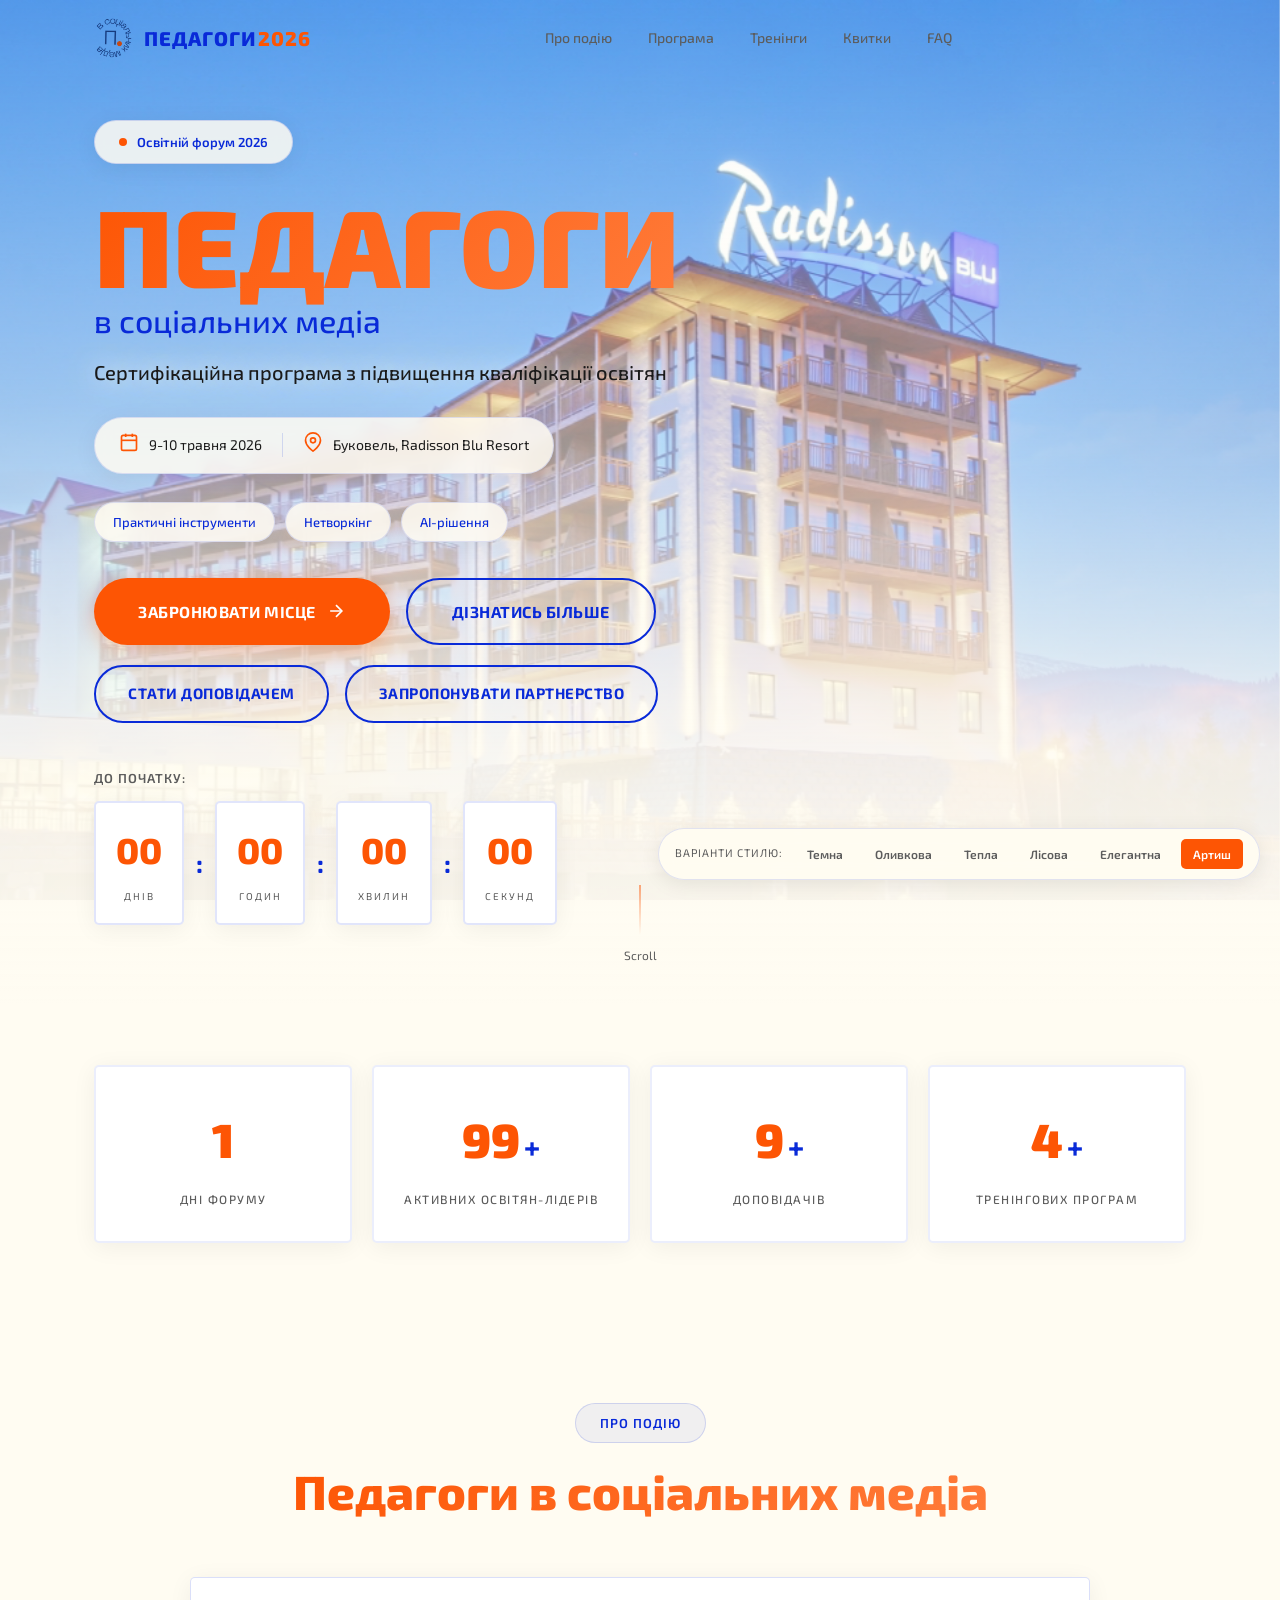
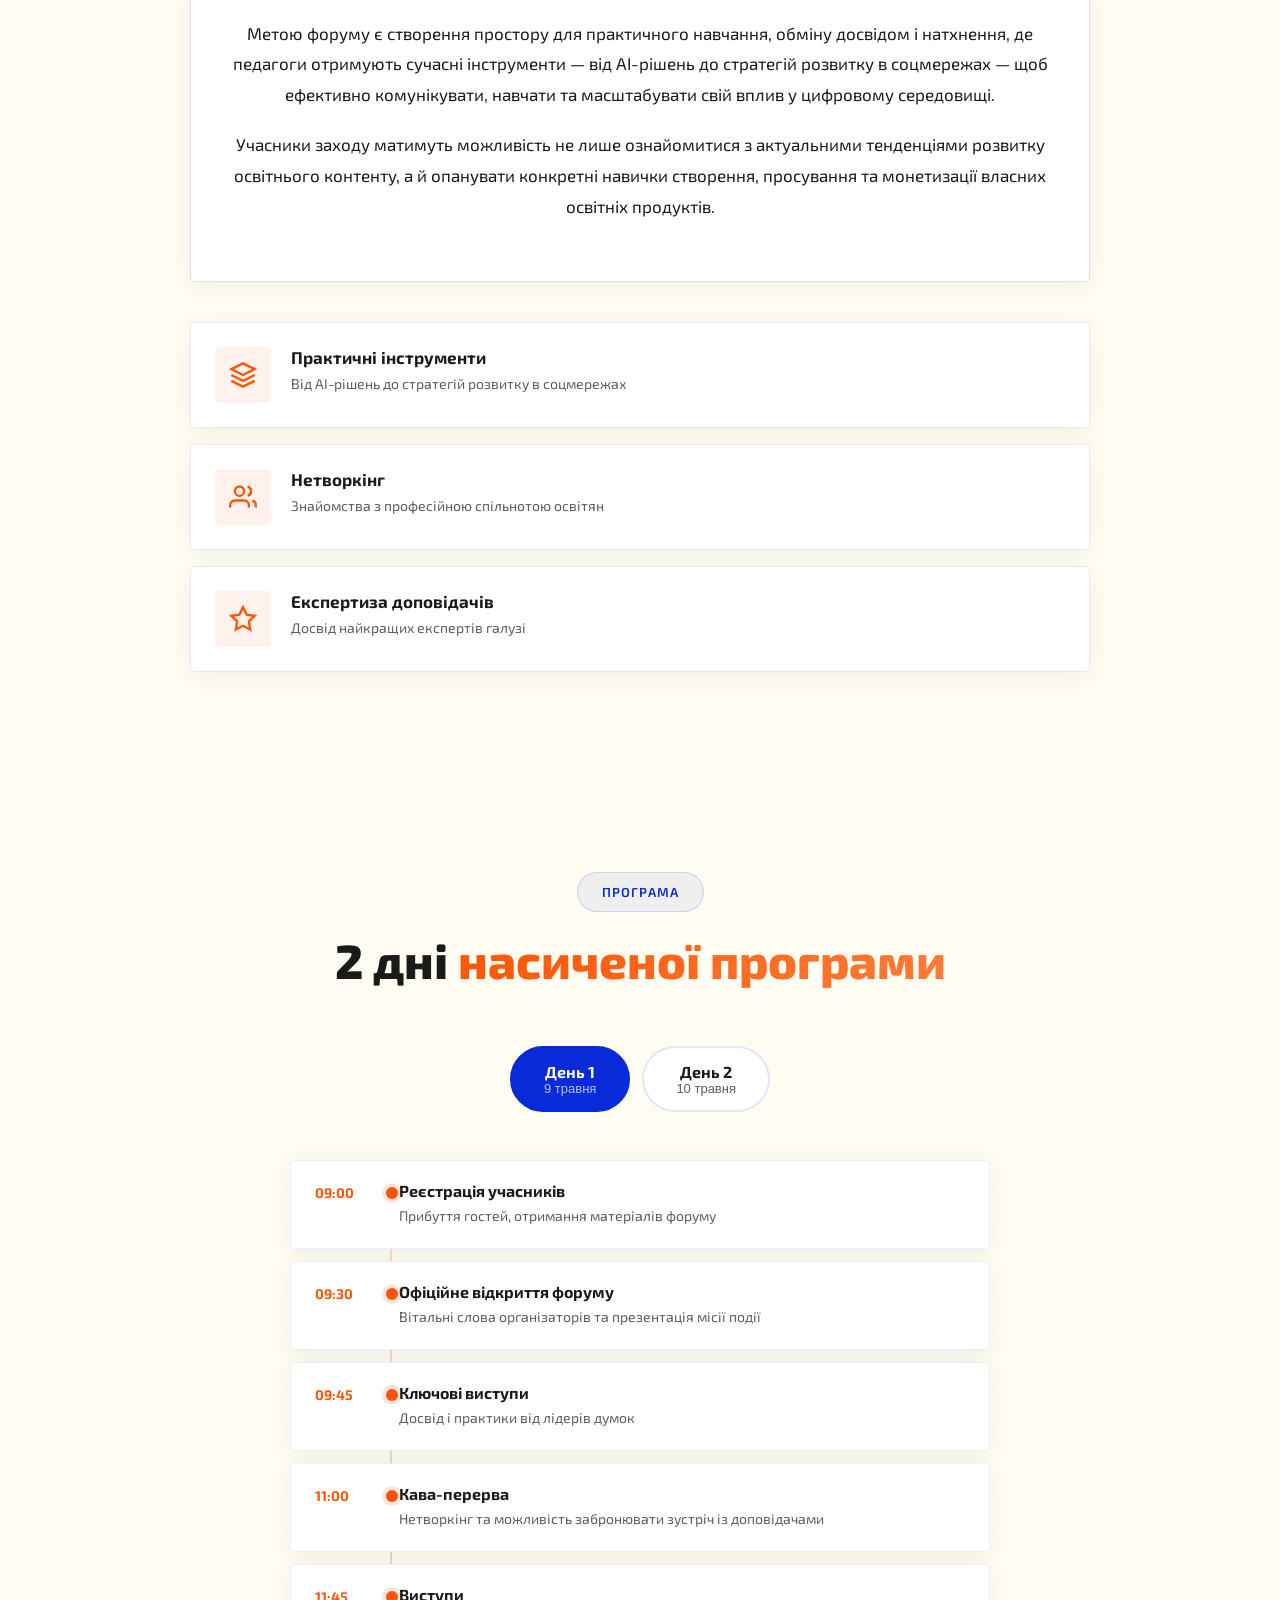
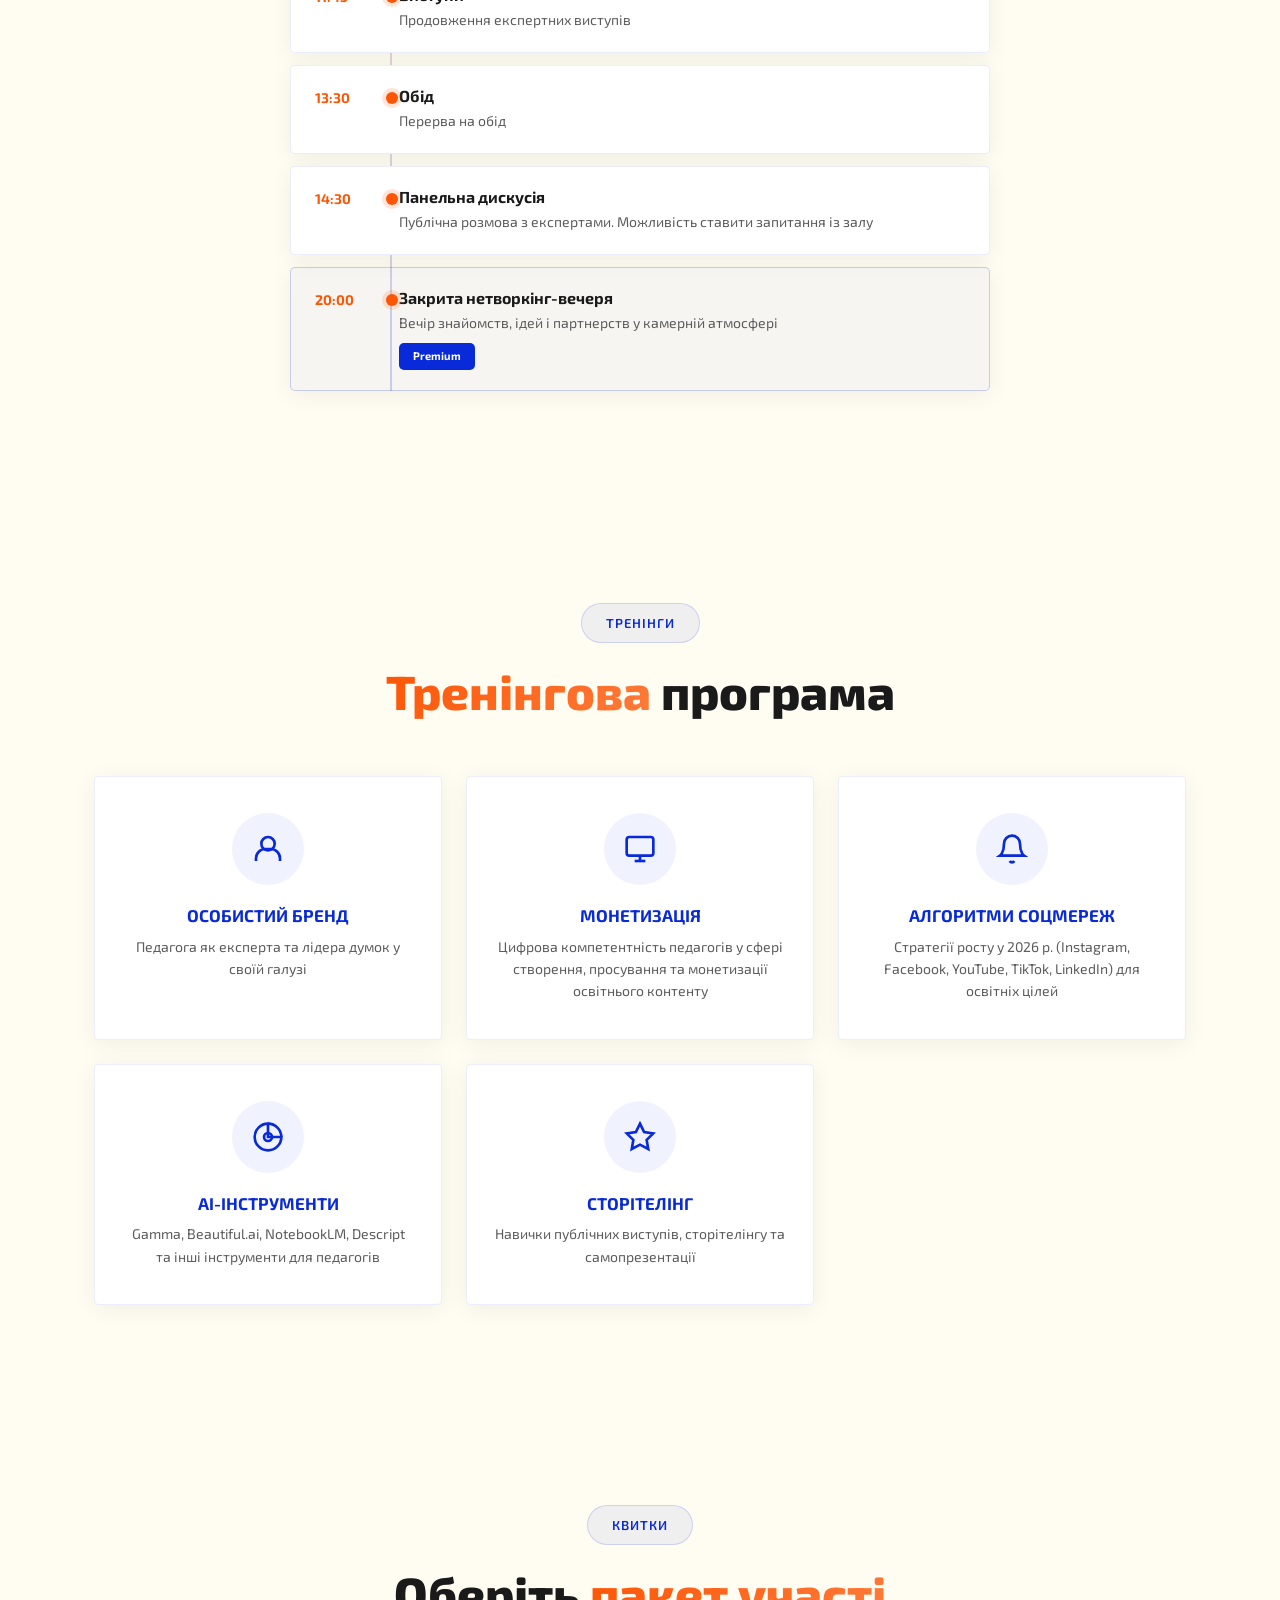
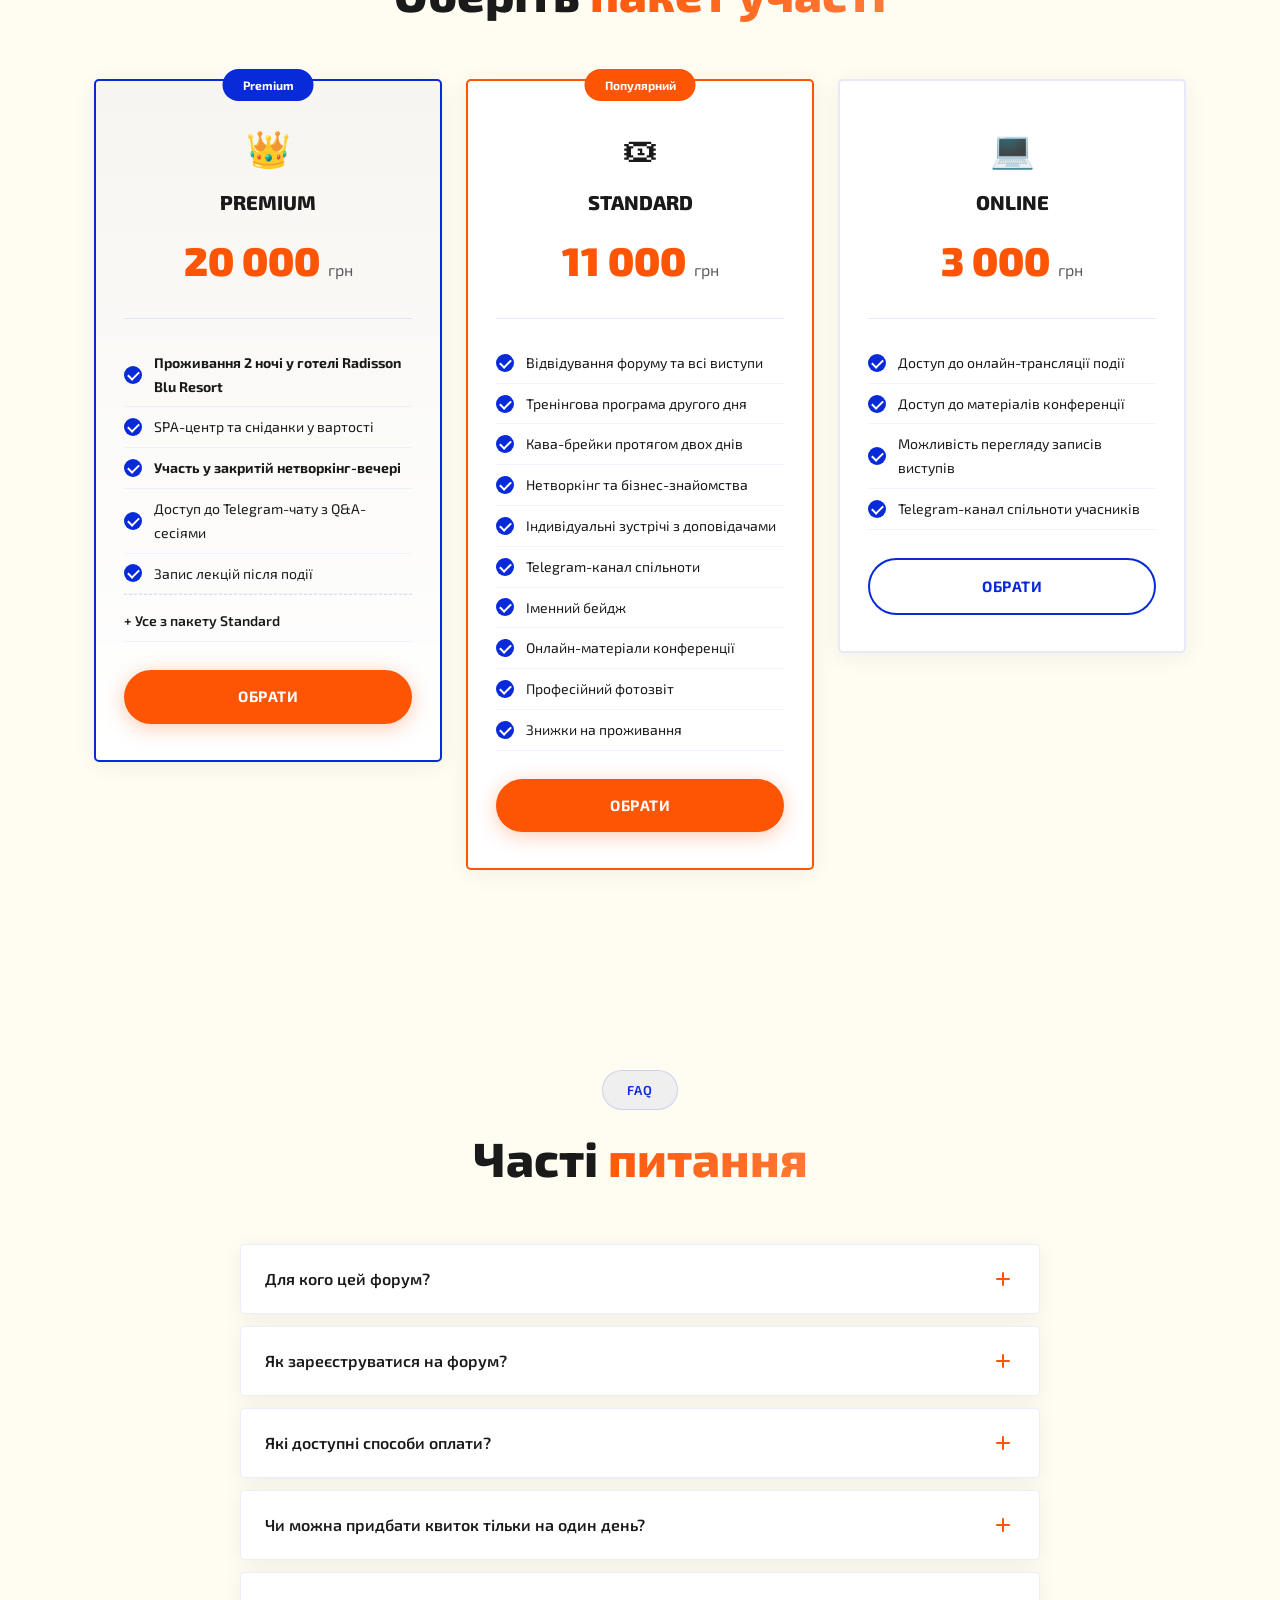
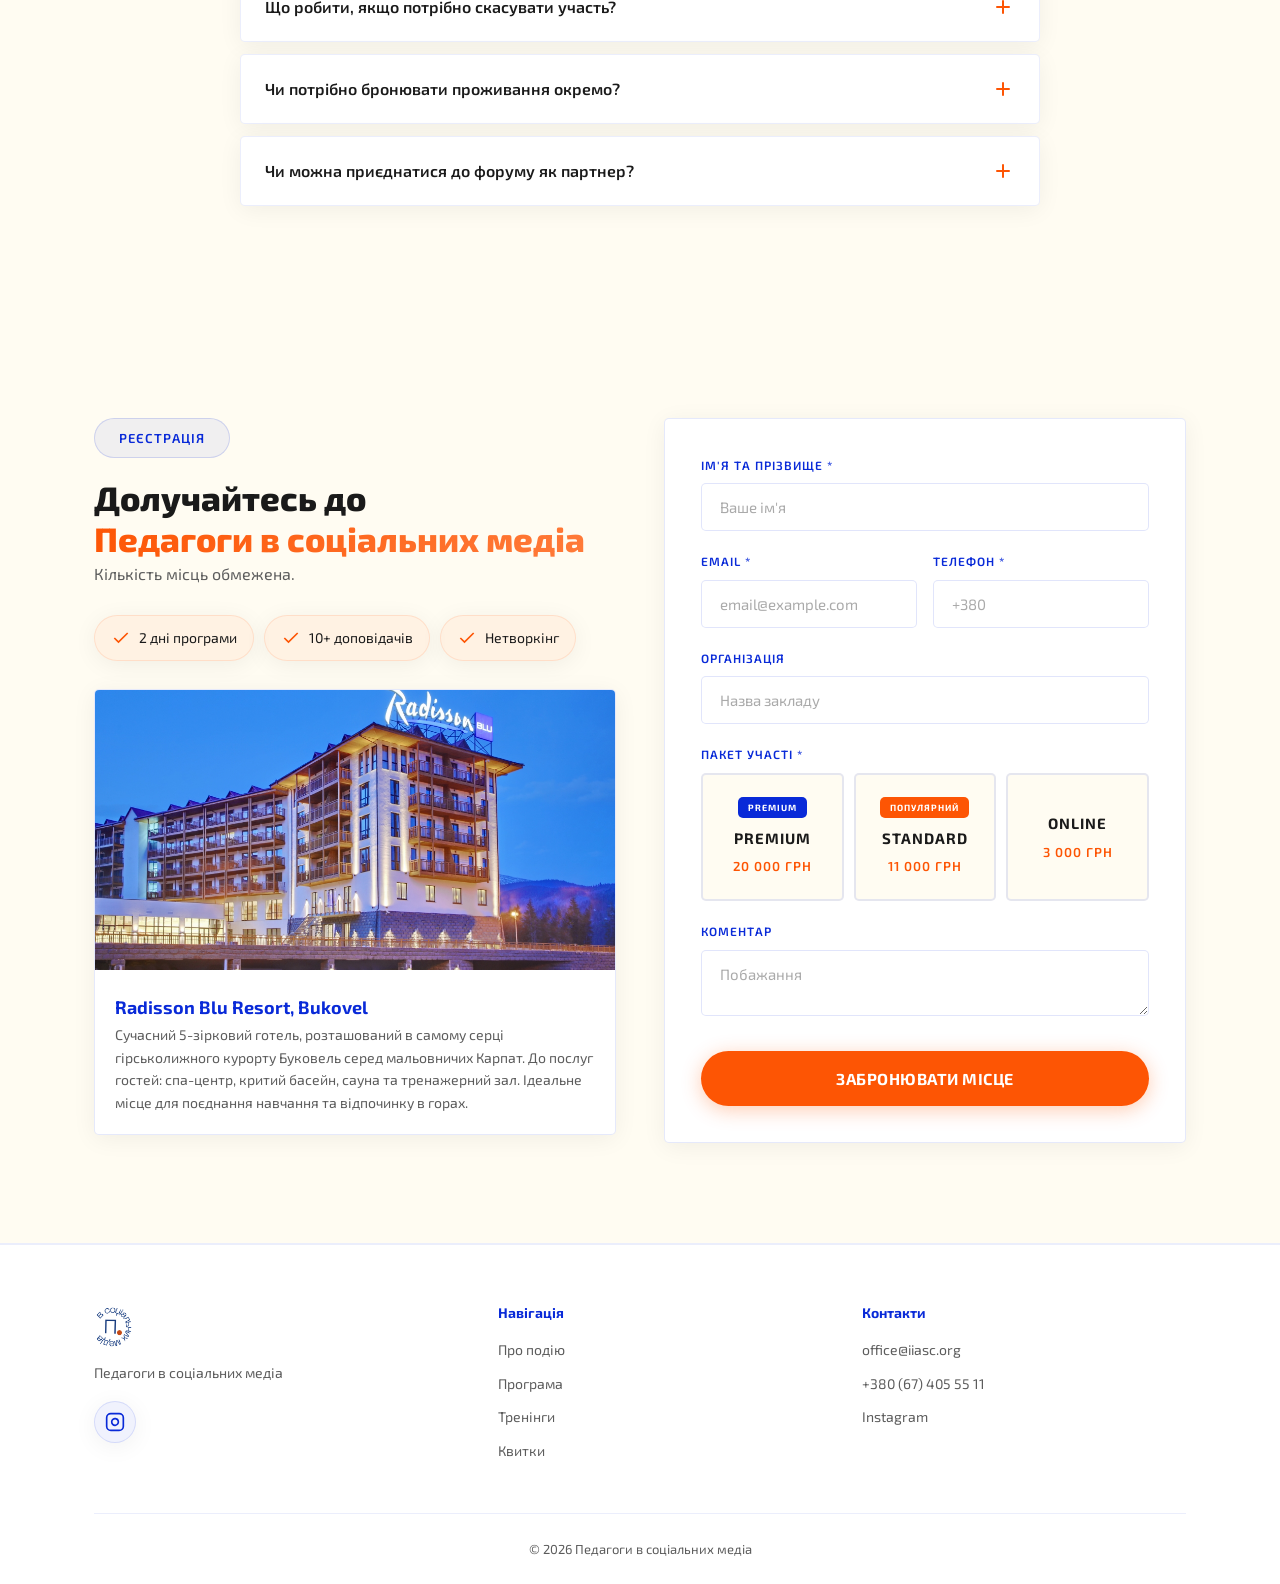
<file: style-artish.html>
<!DOCTYPE html>
<html lang="uk">
<head>
    <meta charset="UTF-8">
    <meta name="viewport" content="width=device-width, initial-scale=1.0">
    <title>Педагоги в соціальних медіа | Освітній форум 2026</title>
    <meta name="description" content="Сертифікаційна програма з підвищення кваліфікації освітян. Буковель, Radisson Blu Resort. 9-10 травня 2026.">
    <link rel="preconnect" href="https://fonts.googleapis.com">
    <link rel="preconnect" href="https://fonts.gstatic.com" crossorigin>
    <link href="https://fonts.googleapis.com/css2?family=Exo+2:wght@300;400;500;600;700;800;900&display=swap" rel="stylesheet">
    <link rel="stylesheet" href="styles-artish.css">
</head>
<body>
    <!-- Animated Background (hidden in this theme) -->
    <div class="bg-animation">
        <div class="bg-gradient"></div>
        <div class="bg-orbs">
            <div class="orb orb--1"></div>
            <div class="orb orb--2"></div>
            <div class="orb orb--3"></div>
        </div>
    </div>

    <!-- Header -->
    <header class="header" id="header">
        <div class="container">
            <a href="#" class="logo">
                <img src="./img/logo-artish.png" alt="Педагоги в соціальних медіа" class="logo__img">
                <span class="logo__text">ПЕДАГОГИ<span>2026</span></span>
            </a>
            <nav class="nav" id="nav">
                <a href="#about" class="nav__link">Про подію</a>
                <a href="#program" class="nav__link">Програма</a>
                <a href="#training" class="nav__link">Тренінги</a>
                <a href="#tickets" class="nav__link">Квитки</a>
                <a href="#faq" class="nav__link">FAQ</a>
            </nav>
            <div class="header__actions">
                <button class="burger" id="burger" aria-label="Меню">
                    <span></span>
                    <span></span>
                    <span></span>
                </button>
            </div>
        </div>
    </header>

    <!-- Hero Section -->
    <section class="hero">
        <div class="hero__bg">
            <img src="./img/hotel-radisson.png" alt="Radisson Blu Resort Bukovel" class="hero__bg-image">
            <div class="hero__bg-overlay"></div>
            <div class="hero__bg-grid"></div>
            <div class="hero__bg-scanlines"></div>
        </div>
        <div class="hero__content">
            <div class="container">
                <div class="hero__badge glass">
                    <span class="pulse"></span>
                    <span>Освітній форум 2026</span>
                </div>

                <h1 class="hero__title">
                    <span class="hero__title-line">
                        <span class="text-gradient-animated">ПЕДАГОГИ</span>
                    </span>
                    <span class="hero__title-line">
                        <span class="hero__subtitle-text">в соціальних медіа</span>
                    </span>
                </h1>

                <p class="hero__subtitle">Сертифікаційна програма з підвищення кваліфікації освітян</p>

                <div class="hero__meta glass">
                    <div class="hero__meta-item">
                        <div class="hero__meta-icon">
                            <svg width="20" height="20" viewBox="0 0 24 24" fill="none" stroke="currentColor" stroke-width="2">
                                <rect x="3" y="4" width="18" height="18" rx="2" ry="2"></rect>
                                <line x1="16" y1="2" x2="16" y2="6"></line>
                                <line x1="8" y1="2" x2="8" y2="6"></line>
                                <line x1="3" y1="10" x2="21" y2="10"></line>
                            </svg>
                        </div>
                        <span>9-10 травня 2026</span>
                    </div>
                    <div class="hero__meta-divider"></div>
                    <div class="hero__meta-item">
                        <div class="hero__meta-icon">
                            <svg width="20" height="20" viewBox="0 0 24 24" fill="none" stroke="currentColor" stroke-width="2">
                                <path d="M21 10c0 7-9 13-9 13s-9-6-9-13a9 9 0 0 1 18 0z"></path>
                                <circle cx="12" cy="10" r="3"></circle>
                            </svg>
                        </div>
                        <span>Буковель, Radisson Blu Resort</span>
                    </div>
                </div>

                <div class="hero__tags">
                    <span class="tag glass">Практичні інструменти</span>
                    <span class="tag glass">Нетворкінг</span>
                    <span class="tag glass">AI-рішення</span>
                </div>

                <div class="hero__buttons">
                    <a href="#form" class="btn btn--primary btn--large btn--glow">
                        <span>Забронювати місце</span>
                        <svg width="20" height="20" viewBox="0 0 24 24" fill="none" stroke="currentColor" stroke-width="2">
                            <line x1="5" y1="12" x2="19" y2="12"></line>
                            <polyline points="12 5 19 12 12 19"></polyline>
                        </svg>
                    </a>
                    <a href="#about" class="btn btn--glass btn--large">
                        <span>Дізнатись більше</span>
                    </a>
                </div>

                <div class="hero__buttons hero__buttons--secondary">
                    <a href="#form" class="btn btn--glass" data-hide-package="true" data-form-type="speaker">
                        <span>Стати доповідачем</span>
                    </a>
                    <a href="#form" class="btn btn--glass" data-hide-package="true" data-form-type="partner">
                        <span>Запропонувати партнерство</span>
                    </a>
                </div>

                <div class="hero__countdown">
                    <p class="hero__countdown-label">До початку:</p>
                    <div class="countdown">
                        <div class="countdown__item glass">
                            <span class="countdown__number" id="days">00</span>
                            <span class="countdown__label">днів</span>
                        </div>
                        <div class="countdown__separator">:</div>
                        <div class="countdown__item glass">
                            <span class="countdown__number" id="hours">00</span>
                            <span class="countdown__label">годин</span>
                        </div>
                        <div class="countdown__separator">:</div>
                        <div class="countdown__item glass">
                            <span class="countdown__number" id="minutes">00</span>
                            <span class="countdown__label">хвилин</span>
                        </div>
                        <div class="countdown__separator">:</div>
                        <div class="countdown__item glass">
                            <span class="countdown__number" id="seconds">00</span>
                            <span class="countdown__label">секунд</span>
                        </div>
                    </div>
                    <script>
                    var countdownEnd = new Date("May 9, 2026 09:00:00").getTime();
                    function updateCountdown(){
                        var now = new Date().getTime();
                        var t = countdownEnd - now;
                        if(t < 0) t = 0;
                        var d = Math.floor(t / 86400000);
                        var h = Math.floor((t % 86400000) / 3600000);
                        var m = Math.floor((t % 3600000) / 60000);
                        var s = Math.floor((t % 60000) / 1000);
                        document.getElementById("days").innerHTML = (d < 10 ? "0" : "") + d;
                        document.getElementById("hours").innerHTML = (h < 10 ? "0" : "") + h;
                        document.getElementById("minutes").innerHTML = (m < 10 ? "0" : "") + m;
                        document.getElementById("seconds").innerHTML = (s < 10 ? "0" : "") + s;
                    }
                    updateCountdown();
                    setInterval(updateCountdown, 1000);
                    </script>
                </div>
            </div>
        </div>

        <div class="hero__visual">
            <div class="hero__card hero__card--1 glass">
                <img src="./img/hotel-conference.png" alt="">
            </div>
            <div class="hero__card hero__card--2 glass">
                <img src="./img/hotel-lobby.png" alt="">
            </div>
        </div>

        <div class="hero__scroll">
            <div class="hero__scroll-line"></div>
            <span>Scroll</span>
        </div>
    </section>

    <!-- Stats Section -->
    <section class="stats">
        <div class="container">
            <div class="stats__grid">
                <div class="stats__item glass">
                    <span class="stats__number" data-count="2">0</span>
                    <span class="stats__label">дні форуму</span>
                </div>
                <div class="stats__item glass">
                    <span class="stats__number" data-count="100">0</span>
                    <span class="stats__suffix">+</span>
                    <span class="stats__label">активних освітян-лідерів</span>
                </div>
                <div class="stats__item glass">
                    <span class="stats__number" data-count="10">0</span>
                    <span class="stats__suffix">+</span>
                    <span class="stats__label">доповідачів</span>
                </div>
                <div class="stats__item glass">
                    <span class="stats__number" data-count="5">0</span>
                    <span class="stats__suffix">+</span>
                    <span class="stats__label">тренінгових програм</span>
                </div>
            </div>
        </div>
    </section>

    <!-- About Section -->
    <section class="about" id="about">
        <div class="container">
            <div class="section-header">
                <span class="section-tag">Про подію</span>
                <h2 class="section-title"><span class="text-gradient">Педагоги в соціальних медіа</span></h2>
            </div>
            <div class="about__grid about__grid--centered">
                <div class="about__text glass" style="text-align: center;">
                    <p>Метою форуму є створення простору для практичного навчання, обміну досвідом і натхнення, де педагоги отримують сучасні інструменти — від AI-рішень до стратегій розвитку в соцмережах — щоб ефективно комунікувати, навчати та масштабувати свій вплив у цифровому середовищі.</p>
                    <p>Учасники заходу матимуть можливість не лише ознайомитися з актуальними тенденціями розвитку освітнього контенту, а й опанувати конкретні навички створення, просування та монетизації власних освітніх продуктів.</p>
                </div>
                <div class="about__features">
                    <div class="feature glass">
                        <div class="feature__icon">
                            <svg width="28" height="28" viewBox="0 0 24 24" fill="none" stroke="currentColor" stroke-width="2">
                                <path d="M12 2L2 7l10 5 10-5-10-5z"></path>
                                <path d="M2 17l10 5 10-5"></path>
                                <path d="M2 12l10 5 10-5"></path>
                            </svg>
                        </div>
                        <div class="feature__content">
                            <h3>Практичні інструменти</h3>
                            <p>Від AI-рішень до стратегій розвитку в соцмережах</p>
                        </div>
                    </div>
                    <div class="feature glass">
                        <div class="feature__icon">
                            <svg width="28" height="28" viewBox="0 0 24 24" fill="none" stroke="currentColor" stroke-width="2">
                                <path d="M17 21v-2a4 4 0 0 0-4-4H5a4 4 0 0 0-4 4v2"></path>
                                <circle cx="9" cy="7" r="4"></circle>
                                <path d="M23 21v-2a4 4 0 0 0-3-3.87"></path>
                                <path d="M16 3.13a4 4 0 0 1 0 7.75"></path>
                            </svg>
                        </div>
                        <div class="feature__content">
                            <h3>Нетворкінг</h3>
                            <p>Знайомства з професійною спільнотою освітян</p>
                        </div>
                    </div>
                    <div class="feature glass">
                        <div class="feature__icon">
                            <svg width="28" height="28" viewBox="0 0 24 24" fill="none" stroke="currentColor" stroke-width="2">
                                <polygon points="12 2 15.09 8.26 22 9.27 17 14.14 18.18 21.02 12 17.77 5.82 21.02 7 14.14 2 9.27 8.91 8.26 12 2"></polygon>
                            </svg>
                        </div>
                        <div class="feature__content">
                            <h3>Експертиза доповідачів</h3>
                            <p>Досвід найкращих експертів галузі</p>
                        </div>
                    </div>
                </div>
            </div>
        </div>
    </section>

    <!-- Program Section -->
    <section class="program" id="program">
        <div class="container">
            <div class="section-header">
                <span class="section-tag">Програма</span>
                <h2 class="section-title">2 дні <span class="text-gradient">насиченої програми</span></h2>
            </div>
            <div class="program__tabs">
                <button class="program__tab active" data-day="1">
                    <span class="program__tab-day">День 1</span>
                    <span class="program__tab-date">9 травня</span>
                </button>
                <button class="program__tab" data-day="2">
                    <span class="program__tab-day">День 2</span>
                    <span class="program__tab-date">10 травня</span>
                </button>
            </div>
            <div class="program__content">
                <div class="program__day active" data-day="1">
                    <div class="program__timeline">
                        <div class="program__item glass">
                            <div class="program__time">09:00</div>
                            <div class="program__dot"></div>
                            <div class="program__info">
                                <h3>Реєстрація учасників</h3>
                                <p>Прибуття гостей, отримання матеріалів форуму</p>
                            </div>
                        </div>
                        <div class="program__item glass">
                            <div class="program__time">09:30</div>
                            <div class="program__dot"></div>
                            <div class="program__info">
                                <h3>Офіційне відкриття форуму</h3>
                                <p>Вітальні слова організаторів та презентація місії події</p>
                            </div>
                        </div>
                        <div class="program__item glass">
                            <div class="program__time">09:45</div>
                            <div class="program__dot"></div>
                            <div class="program__info">
                                <h3>Ключові виступи</h3>
                                <p>Досвід і практики від лідерів думок</p>
                            </div>
                        </div>
                        <div class="program__item glass">
                            <div class="program__time">11:00</div>
                            <div class="program__dot"></div>
                            <div class="program__info">
                                <h3>Кава-перерва</h3>
                                <p>Нетворкінг та можливість забронювати зустріч із доповідачами</p>
                            </div>
                        </div>
                        <div class="program__item glass">
                            <div class="program__time">11:45</div>
                            <div class="program__dot"></div>
                            <div class="program__info">
                                <h3>Виступи</h3>
                                <p>Продовження експертних виступів</p>
                            </div>
                        </div>
                        <div class="program__item glass">
                            <div class="program__time">13:30</div>
                            <div class="program__dot"></div>
                            <div class="program__info">
                                <h3>Обід</h3>
                                <p>Перерва на обід</p>
                            </div>
                        </div>
                        <div class="program__item glass">
                            <div class="program__time">14:30</div>
                            <div class="program__dot"></div>
                            <div class="program__info">
                                <h3>Панельна дискусія</h3>
                                <p>Публічна розмова з експертами. Можливість ставити запитання із залу</p>
                            </div>
                        </div>
                        <div class="program__item program__item--vip glass">
                            <div class="program__time">20:00</div>
                            <div class="program__dot"></div>
                            <div class="program__info">
                                <h3>Закрита нетворкінг-вечеря</h3>
                                <p>Вечір знайомств, ідей і партнерств у камерній атмосфері</p>
                                <span class="program__badge">Premium</span>
                            </div>
                        </div>
                    </div>
                </div>
                <div class="program__day" data-day="2">
                    <div class="program__timeline">
                        <div class="program__item glass">
                            <div class="program__time">09:00</div>
                            <div class="program__dot"></div>
                            <div class="program__info">
                                <h3>Тренінгова програма</h3>
                                <p>Практичні тренінги та майстер-класи</p>
                            </div>
                        </div>
                        <div class="program__item glass">
                            <div class="program__time">11:00</div>
                            <div class="program__dot"></div>
                            <div class="program__info">
                                <h3>Кава-перерва</h3>
                                <p>Нетворкінг та можливість забронювати зустріч із доповідачами</p>
                            </div>
                        </div>
                        <div class="program__item glass">
                            <div class="program__time">11:45</div>
                            <div class="program__dot"></div>
                            <div class="program__info">
                                <h3>Тренінгова програма</h3>
                                <p>Продовження практичних тренінгів і майстер-класів</p>
                            </div>
                        </div>
                        <div class="program__item glass">
                            <div class="program__time">15:00</div>
                            <div class="program__dot"></div>
                            <div class="program__info">
                                <h3>Закриття форуму</h3>
                                <p>Підбиття підсумків та нагородження учасників</p>
                            </div>
                        </div>
                    </div>
                </div>
            </div>
        </div>
    </section>

    <!-- Training Program Section -->
    <section class="training" id="training">
        <div class="container">
            <div class="section-header">
                <span class="section-tag">Тренінги</span>
                <h2 class="section-title"><span class="text-gradient">Тренінгова</span> програма</h2>
            </div>
            <div class="training__grid">
                <div class="training__item glass">
                    <div class="training__icon">
                        <svg width="32" height="32" viewBox="0 0 24 24" fill="none" stroke="currentColor" stroke-width="2">
                            <circle cx="12" cy="8" r="5"></circle>
                            <path d="M3 21v-2a7 7 0 0 1 7-7h4a7 7 0 0 1 7 7v2"></path>
                        </svg>
                    </div>
                    <h3>ОСОБИСТИЙ БРЕНД</h3>
                    <p>Педагога як експерта та лідера думок у своїй галузі</p>
                </div>
                <div class="training__item glass">
                    <div class="training__icon">
                        <svg width="32" height="32" viewBox="0 0 24 24" fill="none" stroke="currentColor" stroke-width="2">
                            <rect x="2" y="3" width="20" height="14" rx="2" ry="2"></rect>
                            <line x1="8" y1="21" x2="16" y2="21"></line>
                            <line x1="12" y1="17" x2="12" y2="21"></line>
                        </svg>
                    </div>
                    <h3>МОНЕТИЗАЦІЯ</h3>
                    <p>Цифрова компетентність педагогів у сфері створення, просування та монетизації освітнього контенту</p>
                </div>
                <div class="training__item glass">
                    <div class="training__icon">
                        <svg width="32" height="32" viewBox="0 0 24 24" fill="none" stroke="currentColor" stroke-width="2">
                            <path d="M18 8A6 6 0 0 0 6 8c0 7-3 9-3 9h18s-3-2-3-9"></path>
                            <path d="M13.73 21a2 2 0 0 1-3.46 0"></path>
                        </svg>
                    </div>
                    <h3>АЛГОРИТМИ СОЦМЕРЕЖ</h3>
                    <p>Стратегії росту у 2026 р. (Instagram, Facebook, YouTube, TikTok, LinkedIn) для освітніх цілей</p>
                </div>
                <div class="training__item glass">
                    <div class="training__icon">
                        <svg width="32" height="32" viewBox="0 0 24 24" fill="none" stroke="currentColor" stroke-width="2">
                            <path d="M12 2a10 10 0 1 0 10 10H12V2z"></path>
                            <path d="M12 2a10 10 0 0 1 10 10"></path>
                            <circle cx="12" cy="12" r="3"></circle>
                        </svg>
                    </div>
                    <h3>AI-ІНСТРУМЕНТИ</h3>
                    <p>Gamma, Beautiful.ai, NotebookLM, Descript та інші інструменти для педагогів</p>
                </div>
                <div class="training__item glass">
                    <div class="training__icon">
                        <svg width="32" height="32" viewBox="0 0 24 24" fill="none" stroke="currentColor" stroke-width="2">
                            <polygon points="12 2 15.09 8.26 22 9.27 17 14.14 18.18 21.02 12 17.77 5.82 21.02 7 14.14 2 9.27 8.91 8.26 12 2"></polygon>
                        </svg>
                    </div>
                    <h3>СТОРІТЕЛІНГ</h3>
                    <p>Навички публічних виступів, сторітелінгу та самопрезентації</p>
                </div>
            </div>
        </div>
    </section>

    <!-- Tickets Section -->
    <section class="tickets" id="tickets">
        <div class="container">
            <div class="section-header">
                <span class="section-tag">Квитки</span>
                <h2 class="section-title">Оберіть <span class="text-gradient">пакет участі</span></h2>
            </div>
            <div class="tickets__grid">
                <div class="ticket ticket--premium glass">
                    <div class="ticket__badge ticket__badge--premium">Premium</div>
                    <div class="ticket__header">
                        <span class="ticket__icon">👑</span>
                        <h3 class="ticket__name">PREMIUM</h3>
                        <div class="ticket__price">
                            <span class="ticket__amount">20 000</span>
                            <span class="ticket__currency">грн</span>
                        </div>
                    </div>
                    <ul class="ticket__features">
                        <li><span class="check"></span><strong>Проживання 2 ночі у готелі Radisson Blu Resort</strong></li>
                        <li><span class="check"></span>SPA-центр та сніданки у вартості</li>
                        <li><span class="check"></span><strong>Участь у закритій нетворкінг-вечері</strong></li>
                        <li><span class="check"></span>Доступ до Telegram-чату з Q&A-сесіями</li>
                        <li><span class="check"></span>Запис лекцій після події</li>
                        <li class="ticket__divider">+ Усе з пакету Standard</li>
                    </ul>
                    <a href="#form" class="btn btn--primary btn--block btn--glow select-package-btn" data-package="premium">Обрати</a>
                </div>

                <div class="ticket ticket--popular glass">
                    <div class="ticket__badge">Популярний</div>
                    <div class="ticket__header">
                        <span class="ticket__icon">🎟</span>
                        <h3 class="ticket__name">STANDARD</h3>
                        <div class="ticket__price">
                            <span class="ticket__amount">11 000</span>
                            <span class="ticket__currency">грн</span>
                        </div>
                    </div>
                    <ul class="ticket__features">
                        <li><span class="check"></span>Відвідування форуму та всі виступи</li>
                        <li><span class="check"></span>Тренінгова програма другого дня</li>
                        <li><span class="check"></span>Кава-брейки протягом двох днів</li>
                        <li><span class="check"></span>Нетворкінг та бізнес-знайомства</li>
                        <li><span class="check"></span>Індивідуальні зустрічі з доповідачами</li>
                        <li><span class="check"></span>Telegram-канал спільноти</li>
                        <li><span class="check"></span>Іменний бейдж</li>
                        <li><span class="check"></span>Онлайн-матеріали конференції</li>
                        <li><span class="check"></span>Професійний фотозвіт</li>
                        <li><span class="check"></span>Знижки на проживання</li>
                    </ul>
                    <a href="#form" class="btn btn--primary btn--block btn--glow select-package-btn" data-package="standard">Обрати</a>
                </div>

                <div class="ticket glass">
                    <div class="ticket__header">
                        <span class="ticket__icon">💻</span>
                        <h3 class="ticket__name">ONLINE</h3>
                        <div class="ticket__price">
                            <span class="ticket__amount">3 000</span>
                            <span class="ticket__currency">грн</span>
                        </div>
                    </div>
                    <ul class="ticket__features">
                        <li><span class="check"></span>Доступ до онлайн-трансляції події</li>
                        <li><span class="check"></span>Доступ до матеріалів конференції</li>
                        <li><span class="check"></span>Можливість перегляду записів виступів</li>
                        <li><span class="check"></span>Telegram-канал спільноти учасників</li>
                    </ul>
                    <a href="#form" class="btn btn--glass btn--block select-package-btn" data-package="online">Обрати</a>
                </div>
            </div>
        </div>
    </section>

    <!-- FAQ Section -->
    <section class="faq" id="faq">
        <div class="container">
            <div class="section-header">
                <span class="section-tag">FAQ</span>
                <h2 class="section-title">Часті <span class="text-gradient">питання</span></h2>
            </div>
            <div class="faq__list">
                <div class="faq__item glass">
                    <button class="faq__question">
                        <span>Для кого цей форум?</span>
                        <div class="faq__icon"><span></span><span></span></div>
                    </button>
                    <div class="faq__answer">
                        <p>Подія створена для педагогів, освітян, керівників навчальних закладів, освітніх блогерів та тих, хто хоче розвивати свій бренд у сфері освіти.</p>
                    </div>
                </div>
                <div class="faq__item glass">
                    <button class="faq__question">
                        <span>Як зареєструватися на форум?</span>
                        <div class="faq__icon"><span></span><span></span></div>
                    </button>
                    <div class="faq__answer">
                        <p>Щоб взяти участь, потрібно заповнити форму реєстрації на сайті та обрати відповідний пакет участі.</p>
                    </div>
                </div>
                <div class="faq__item glass">
                    <button class="faq__question">
                        <span>Які доступні способи оплати?</span>
                        <div class="faq__icon"><span></span><span></span></div>
                    </button>
                    <div class="faq__answer">
                        <p>Оплатити участь у форумі можна онлайн банківською карткою під час реєстрації на сайті. Після успішної оплати учасник отримує підтвердження реєстрації на електронну пошту. За потреби можлива оплата за рахунком.</p>
                    </div>
                </div>
                <div class="faq__item glass">
                    <button class="faq__question">
                        <span>Чи можна придбати квиток тільки на один день?</span>
                        <div class="faq__icon"><span></span><span></span></div>
                    </button>
                    <div class="faq__answer">
                        <p>Ні, участь передбачає повну програму на два дні, щоб забезпечити інтегроване навчання та доступ до тренінгів.</p>
                    </div>
                </div>
                <div class="faq__item glass">
                    <button class="faq__question">
                        <span>Що робити, якщо потрібно скасувати участь?</span>
                        <div class="faq__icon"><span></span><span></span></div>
                    </button>
                    <div class="faq__answer">
                        <p>У разі необхідності скасування або зміни даних учасника слід зв'язатися з організаторами. Умови повернення коштів залежать від обраного пакета та термінів.</p>
                    </div>
                </div>
                <div class="faq__item glass">
                    <button class="faq__question">
                        <span>Чи потрібно бронювати проживання окремо?</span>
                        <div class="faq__icon"><span></span><span></span></div>
                    </button>
                    <div class="faq__answer">
                        <p>Для учасників пакета Premium проживання вже включено. Учасники пакета Standard можуть самостійно забронювати номер у Radisson Blu Resort Bukovel або в інших готелях курорту Буковель.</p>
                    </div>
                </div>
                <div class="faq__item glass">
                    <button class="faq__question">
                        <span>Чи можна приєднатися до форуму як партнер?</span>
                        <div class="faq__icon"><span></span><span></span></div>
                    </button>
                    <div class="faq__answer">
                        <p>Так, є можливість співпраці та партнерства. Для деталей зверніться до організаторів.</p>
                    </div>
                </div>
            </div>
        </div>
    </section>

    <!-- Registration Form Section -->
    <section class="form-section" id="form">
        <div class="container">
            <div class="form-section__wrapper">
                <div class="form-section__info">
                    <span class="section-tag">Реєстрація</span>
                    <h2 class="section-title">Долучайтесь до<br><span class="text-gradient-animated">Педагоги в соціальних медіа</span></h2>
                    <p class="form-section__desc">Кількість місць обмежена.</p>

                    <div class="form-section__benefits">
                        <div class="benefit glass">
                            <svg width="20" height="20" viewBox="0 0 24 24" fill="none" stroke="currentColor" stroke-width="2"><polyline points="20 6 9 17 4 12"></polyline></svg>
                            <span>2 дні програми</span>
                        </div>
                        <div class="benefit glass">
                            <svg width="20" height="20" viewBox="0 0 24 24" fill="none" stroke="currentColor" stroke-width="2"><polyline points="20 6 9 17 4 12"></polyline></svg>
                            <span>10+ доповідачів</span>
                        </div>
                        <div class="benefit glass">
                            <svg width="20" height="20" viewBox="0 0 24 24" fill="none" stroke="currentColor" stroke-width="2"><polyline points="20 6 9 17 4 12"></polyline></svg>
                            <span>Нетворкінг</span>
                        </div>
                    </div>

                    <div class="form-section__location glass">
                        <img src="img/hotel-radisson.png" alt="Radisson Blu Resort Bukovel">
                        <div class="form-section__location-info">
                            <h4>Radisson Blu Resort, Bukovel</h4>
                            <p>Сучасний 5-зірковий готель, розташований в самому серці гірськолижного курорту Буковель серед мальовничих Карпат. До послуг гостей: спа-центр, критий басейн, сауна та тренажерний зал. Ідеальне місце для поєднання навчання та відпочинку в горах.</p>
                        </div>
                    </div>
                </div>

                <div class="form-section__form glass">
                    <form class="registration-form" id="registrationForm">
                        <div class="form-group">
                            <label for="name">Ім'я та прізвище *</label>
                            <input type="text" id="name" name="name" required placeholder="Ваше ім'я">
                        </div>

                        <div class="form-row">
                            <div class="form-group">
                                <label for="email">Email *</label>
                                <input type="email" id="email" name="email" required placeholder="email@example.com">
                            </div>
                            <div class="form-group">
                                <label for="phone">Телефон *</label>
                                <input type="tel" id="phone" name="phone" required placeholder="+380">
                            </div>
                        </div>

                        <div class="form-group">
                            <label for="organization">Організація</label>
                            <input type="text" id="organization" name="organization" placeholder="Назва закладу">
                        </div>

                        <div class="form-group">
                            <label>Пакет участі *</label>
                            <div class="package-selector" id="packageSelector">
                                <label class="package-option">
                                    <input type="radio" name="package" value="premium">
                                    <div class="package-option__content">
                                        <span class="package-option__badge package-option__badge--premium">Premium</span>
                                        <span class="package-option__name">PREMIUM</span>
                                        <span class="package-option__price">20 000 грн</span>
                                    </div>
                                </label>
                                <label class="package-option">
                                    <input type="radio" name="package" value="standard">
                                    <div class="package-option__content">
                                        <span class="package-option__badge">Популярний</span>
                                        <span class="package-option__name">STANDARD</span>
                                        <span class="package-option__price">11 000 грн</span>
                                    </div>
                                </label>
                                <label class="package-option">
                                    <input type="radio" name="package" value="online">
                                    <div class="package-option__content">
                                        <span class="package-option__name">ONLINE</span>
                                        <span class="package-option__price">3 000 грн</span>
                                    </div>
                                </label>
                            </div>
                            <div class="package-error" id="packageError">
                                <svg width="16" height="16" viewBox="0 0 24 24" fill="none" stroke="currentColor" stroke-width="2"><circle cx="12" cy="12" r="10"></circle><line x1="12" y1="8" x2="12" y2="12"></line><line x1="12" y1="16" x2="12.01" y2="16"></line></svg>
                                Оберіть пакет
                            </div>
                        </div>

                        <div class="form-group">
                            <label for="comment">Коментар</label>
                            <textarea id="comment" name="comment" rows="2" placeholder="Побажання"></textarea>
                        </div>

                        <button type="submit" class="btn btn--primary btn--large btn--block btn--glow btn--submit">
                            <span class="btn__text">Забронювати місце</span>
                            <span class="btn__loader"></span>
                        </button>
                    </form>

                    <div class="form-success" id="formSuccess">
                        <div class="form-success__icon">
                            <svg width="48" height="48" viewBox="0 0 24 24" fill="none" stroke="currentColor" stroke-width="2">
                                <circle cx="12" cy="12" r="10"></circle>
                                <polyline points="16 10 11 15 8 12"></polyline>
                            </svg>
                        </div>
                        <h3>Дякуємо!</h3>
                        <p>Підтвердження надіслано на пошту.</p>
                    </div>
                </div>
            </div>
        </div>
    </section>

    <!-- Footer -->
    <footer class="footer">
        <div class="container">
            <div class="footer__main">
                <div class="footer__brand">
                    <a href="#" class="logo">
                        <img src="./img/logo-artish.png" alt="Педагоги в соціальних медіа" class="logo__img">
                    </a>
                    <p>Педагоги в соціальних медіа</p>
                    <div class="footer__social">
                        <a href="https://www.instagram.com/e.s.m.forum" target="_blank" class="social-link glass">
                            <svg width="20" height="20" viewBox="0 0 24 24" fill="none" stroke="currentColor" stroke-width="2"><rect x="2" y="2" width="20" height="20" rx="5" ry="5"></rect><path d="M16 11.37A4 4 0 1 1 12.63 8 4 4 0 0 1 16 11.37z"></path></svg>
                        </a>
                    </div>
                </div>
                <div class="footer__links">
                    <div class="footer__column">
                        <h4>Навігація</h4>
                        <a href="#about">Про подію</a>
                        <a href="#program">Програма</a>
                        <a href="#training">Тренінги</a>
                        <a href="#tickets">Квитки</a>
                    </div>
                    <div class="footer__column">
                        <h4>Контакти</h4>
                        <a href="mailto:office@iiasc.org">office@iiasc.org</a>
                        <a href="tel:+380674055511">+380 (67) 405 55 11</a>
                        <a href="https://www.instagram.com/e.s.m.forum" target="_blank">Instagram</a>
                    </div>
                </div>
            </div>
            <div class="footer__bottom">
                <p>&copy; 2026 Педагоги в соціальних медіа</p>
            </div>
        </div>
    </footer>

    <!-- Style Selector -->
    <div class="style-selector">
        <span class="style-selector__label">Варіанти стилю:</span>
        <a href="index.html" class="style-selector__link">Темна</a>
        <a href="style-olive.html" class="style-selector__link">Оливкова</a>
        <a href="style-warm.html" class="style-selector__link">Тепла</a>
        <a href="style-forest.html" class="style-selector__link">Лісова</a>
        <a href="style-elegant.html" class="style-selector__link">Елегантна</a>
        <a href="style-artish.html" class="style-selector__link active">Артиш</a>
    </div>

    <script src="main.js"></script>
</body>
</html>
</file>
<file: styles-artish.css>
/* ==========================================
   ARTISH STYLE - Matisse-inspired Art Theme
   Cream background with bold orange & blue
   Fonts: Exo 2 (body) + fallback for Glock Grotesk
   ========================================== */

@import url('https://fonts.googleapis.com/css2?family=Exo+2:wght@300;400;500;600;700;800;900&display=swap');

@font-face {
    font-family: 'Glock Grotesk';
    src: local('Glock Grotesk 2.0'), local('GlockGrotesk'), local('Glock-Grotesk');
    font-weight: 400 900;
    font-display: swap;
}

:root {
    --color-bg: #fffcf2;
    --color-bg-light: #fff8e8;
    --color-bg-card: #ffffff;
    --color-text: #1a1a1a;
    --color-text-muted: #5c5c5c;
    --color-primary: #fd5504;
    --color-secondary: #092ad8;
    --color-cyan: #092ad8;
    --color-accent-gradient: linear-gradient(135deg, #fd5504 0%, #ff7b3a 100%);
    --color-blue-gradient: linear-gradient(135deg, #092ad8 0%, #2b4fe8 100%);
    --color-glow: rgba(253, 85, 4, 0.3);
    --color-border: rgba(253, 85, 4, 0.2);
    --font-heading: 'Glock Grotesk', 'Exo 2', sans-serif;
    --font-body: 'Exo 2', sans-serif;
    --glass-bg: #ffffff;
    --glass-border: rgba(9, 42, 216, 0.15);
    --transition: 0.35s cubic-bezier(0.4, 0, 0.2, 1);
    --clip-corner: none;
    --clip-corner-sm: none;
    --shadow: 0 4px 24px rgba(0, 0, 0, 0.06);
    --radius: 5px;
}

* { margin: 0; padding: 0; box-sizing: border-box; }
html { scroll-behavior: smooth; }

body {
    font-family: var(--font-body);
    background: var(--color-bg);
    color: var(--color-text);
    line-height: 1.7;
    overflow-x: hidden;
    font-weight: 400;
}

/* Hide animated bg */
.bg-animation { display: none; }

/* Sections after hero get solid bg to cover fixed image */
.stats,
.about,
.program,
.training,
.tickets,
.faq,
.form-section,
.footer {
    position: relative;
    z-index: 2;
    background: var(--color-bg);
}

/* ==========================================
   Glass - Clean Card Style
   ========================================== */
.glass {
    background: var(--glass-bg);
    border: 1px solid var(--glass-border);
    border-radius: var(--radius);
    box-shadow: var(--shadow);
}

.glass::before,
.glass::after { display: none; }

/* ==========================================
   Container
   ========================================== */
.container {
    max-width: 1140px;
    margin: 0 auto;
    padding: 0 24px;
}

/* ==========================================
   Typography
   ========================================== */
h1, h2, h3, h4, h5, h6 {
    font-family: var(--font-heading);
    font-weight: 700;
    line-height: 1.2;
    color: var(--color-text);
}

.text-gradient,
.text-gradient-animated {
    background: var(--color-accent-gradient);
    -webkit-background-clip: text;
    -webkit-text-fill-color: transparent;
    background-clip: text;
}

/* ==========================================
   Art Decorations
   ========================================== */
.art-decor {
    position: absolute;
    pointer-events: none;
    z-index: 0;
}

.art-decor--1 {
    top: -40px;
    right: -60px;
    width: 280px;
    opacity: 0.10;
    transform: rotate(12deg);
}

.art-decor--2 {
    bottom: -30px;
    left: -50px;
    width: 240px;
    opacity: 0.10;
    transform: rotate(-8deg);
}

.art-decor--3 {
    top: 20px;
    left: -80px;
    width: 220px;
    opacity: 0.08;
    transform: rotate(20deg) scaleX(-1);
}

.art-decor--4 {
    bottom: -20px;
    right: -70px;
    width: 260px;
    opacity: 0.08;
    transform: rotate(-15deg);
}

/* ==========================================
   Buttons
   ========================================== */
.btn {
    display: inline-flex;
    align-items: center;
    justify-content: center;
    gap: 10px;
    padding: 14px 32px;
    font-family: var(--font-heading);
    font-weight: 700;
    font-size: 15px;
    letter-spacing: 0.5px;
    text-transform: uppercase;
    border: none;
    border-radius: 60px;
    cursor: pointer;
    text-decoration: none;
    transition: var(--transition);
    position: relative;
    overflow: hidden;
}

.btn::before { display: none; }

.btn--primary {
    background: var(--color-primary);
    color: #fff;
    box-shadow: 0 4px 20px rgba(253, 85, 4, 0.3);
}

.btn--primary:hover {
    transform: translateY(-2px);
    box-shadow: 0 8px 30px rgba(253, 85, 4, 0.4);
    background: #e84d00;
}

.btn--glass {
    background: transparent;
    border: 2px solid var(--color-secondary);
    color: var(--color-secondary);
}

.btn--glass:hover {
    background: var(--color-secondary);
    color: #fff;
}

.btn--large {
    padding: 18px 44px;
    font-size: 16px;
}

.btn--block { width: 100%; }

.btn--glow { animation: none; }

/* ==========================================
   Header
   ========================================== */
.header {
    position: fixed;
    top: 0;
    left: 0;
    right: 0;
    z-index: 1000;
    padding: 16px 0;
    transition: var(--transition);
}

.header.scrolled {
    background: rgba(255, 255, 255, 0.98);
    backdrop-filter: blur(20px);
    padding: 10px 0;
    border-bottom: 1px solid rgba(9, 42, 216, 0.1);
    box-shadow: 0 2px 20px rgba(0, 0, 0, 0.05);
}

.header .container {
    display: flex;
    align-items: center;
    justify-content: space-between;
}

.logo {
    display: flex;
    align-items: center;
    gap: 10px;
    text-decoration: none;
}

.logo__icon { display: none; }

.logo__img {
    height: 44px;
    width: auto;
}

.logo__text {
    font-family: var(--font-heading);
    font-size: 20px;
    font-weight: 800;
    color: var(--color-secondary);
    text-transform: uppercase;
    letter-spacing: 1px;
}

.logo__text span {
    color: var(--color-primary);
    margin-left: 2px;
}

.nav {
    display: flex;
    gap: 4px;
}

.nav__link {
    padding: 8px 16px;
    color: var(--color-text-muted);
    text-decoration: none;
    font-weight: 500;
    font-size: 14px;
    border-radius: 30px;
    transition: var(--transition);
}

.nav__link:hover,
.nav__link.active {
    color: var(--color-primary);
    background: rgba(253, 85, 4, 0.08);
}

.header__actions { display: flex; align-items: center; gap: 16px; }

.burger {
    display: none;
    flex-direction: column;
    gap: 5px;
    background: none;
    border: none;
    cursor: pointer;
    padding: 8px;
}

.burger span {
    width: 24px;
    height: 2px;
    background: var(--color-text);
    border-radius: 2px;
    transition: var(--transition);
}

/* ==========================================
   Hero Section
   ========================================== */
.hero {
    min-height: 100vh;
    display: flex;
    align-items: center;
    padding: 120px 0 80px;
    position: relative;
    overflow: hidden;
    z-index: 1;
}

.hero__bg {
    position: absolute;
    inset: 0;
    z-index: -1;
    overflow: hidden;
}

.hero__bg-image {
    position: fixed;
    inset: 0;
    width: 100%;
    height: 100vh;
    object-fit: cover;
    opacity: 1;
}

.hero__bg-overlay {
    position: absolute;
    inset: 0;
    background: linear-gradient(180deg,
        rgba(255, 252, 242, 0.2) 0%,
        rgba(255, 252, 242, 0.5) 40%,
        rgba(255, 252, 242, 0.92) 75%,
        #fffcf2 100%
    );
}

.hero__bg-grid,
.hero__bg-scanlines { display: none; }

.hero__content {
    flex: 1;
    position: relative;
    z-index: 2;
}

.hero__badge {
    display: inline-flex;
    align-items: center;
    gap: 10px;
    padding: 10px 24px;
    font-size: 13px;
    font-weight: 600;
    color: var(--color-secondary);
    background: rgba(255, 252, 242, 0.85);
    border: 1px solid rgba(9, 42, 216, 0.15);
    border-radius: 60px;
    margin-bottom: 28px;
    backdrop-filter: blur(8px);
}

.pulse {
    width: 8px;
    height: 8px;
    background: var(--color-primary);
    border-radius: 50%;
    animation: pulse 2s ease-in-out infinite;
}

@keyframes pulse {
    0%, 100% { opacity: 1; transform: scale(1); }
    50% { opacity: 0.5; transform: scale(1.5); }
}

.hero__title {
    font-size: clamp(52px, 10vw, 110px);
    font-weight: 900;
    line-height: 0.95;
    margin-bottom: 20px;
    animation: none;
    color: var(--color-secondary);
}

.hero__title:hover { animation: none; }

.hero__title .text-gradient-animated {
    background: var(--color-accent-gradient);
    -webkit-background-clip: text;
    -webkit-text-fill-color: transparent;
    background-clip: text;
    animation: none;
}

.hero__subtitle-text {
    font-size: clamp(20px, 3vw, 32px);
    font-weight: 500;
    color: var(--color-secondary);
    -webkit-text-fill-color: var(--color-secondary);
    display: block;
    margin-top: 8px;
}

.hero__subtitle {
    font-size: clamp(16px, 2.5vw, 20px);
    color: #1a1a1a;
    margin-bottom: 28px;
    font-weight: 500;
    text-shadow: 0 0 20px rgba(255, 252, 242, 0.9), 0 0 40px rgba(255, 252, 242, 0.7);
}

.hero__meta {
    display: inline-flex;
    align-items: center;
    gap: 20px;
    padding: 14px 24px;
    margin-bottom: 28px;
    background: rgba(255, 252, 242, 0.85);
    border: 1px solid rgba(9, 42, 216, 0.12);
    border-radius: 60px;
    backdrop-filter: blur(8px);
}

.hero__meta-item {
    display: flex;
    align-items: center;
    gap: 10px;
    font-size: 14px;
    color: var(--color-text);
}

.hero__meta-icon {
    color: var(--color-primary);
}

.hero__meta-divider {
    width: 1px;
    height: 24px;
    background: rgba(9, 42, 216, 0.15);
}

.hero__tags {
    display: flex;
    flex-wrap: wrap;
    gap: 10px;
    margin-bottom: 36px;
}

.tag {
    padding: 8px 18px;
    font-size: 13px;
    font-weight: 500;
    color: var(--color-secondary);
    background: rgba(255, 252, 242, 0.85);
    border: 1px solid rgba(9, 42, 216, 0.12);
    border-radius: 30px;
    backdrop-filter: blur(8px);
}

.hero__buttons {
    display: flex;
    gap: 16px;
    margin-bottom: 20px;
}

.hero__buttons--secondary {
    margin-bottom: 44px;
}

/* Countdown */
.hero__countdown {
    text-align: left;
}

.hero__countdown-label {
    font-size: 13px;
    color: var(--color-text-muted);
    margin-bottom: 12px;
    text-transform: uppercase;
    letter-spacing: 1px;
    font-weight: 600;
}

.countdown {
    display: flex;
    gap: 12px;
}

.countdown__item {
    padding: 16px 20px;
    text-align: center;
    min-width: 80px;
    background: #fff;
    border: 2px solid rgba(9, 42, 216, 0.12);
    border-radius: 5px;
    clip-path: none;
}

.countdown__item::before { display: none; }

.countdown__number {
    display: block;
    font-family: var(--font-heading);
    font-size: 36px;
    font-weight: 800;
    color: var(--color-primary);
    -webkit-text-fill-color: var(--color-primary);
    background: none;
    -webkit-background-clip: unset;
    text-shadow: none;
    animation: none;
}

.countdown__label {
    font-size: 10px;
    color: var(--color-text-muted);
    text-transform: uppercase;
    letter-spacing: 2px;
    margin-top: 2px;
}

.countdown__separator {
    font-size: 28px;
    color: var(--color-secondary);
    display: flex;
    align-items: center;
    font-weight: 700;
    animation: blink 1s step-end infinite;
}

@keyframes blink {
    0%, 100% { opacity: 1; }
    50% { opacity: 0.3; }
}

/* Hero visual cards */
.hero__visual {
    position: absolute;
    right: 5%;
    top: 50%;
    transform: translateY(-50%);
    width: 400px;
    height: 500px;
    display: none;
}

.hero__scroll {
    position: absolute;
    bottom: 40px;
    left: 50%;
    transform: translateX(-50%);
    display: flex;
    flex-direction: column;
    align-items: center;
    gap: 10px;
    color: var(--color-text-muted);
    font-size: 12px;
}

.hero__scroll-line {
    width: 1px;
    height: 50px;
    background: linear-gradient(to bottom, var(--color-primary), transparent);
    animation: scrollLine 2s ease-in-out infinite;
}

@keyframes scrollLine {
    0%, 100% { opacity: 0.3; transform: scaleY(1); }
    50% { opacity: 1; transform: scaleY(1.2); }
}

/* ==========================================
   Stats Section
   ========================================== */
.stats {
    padding: 60px 0;
    position: relative;
}

.stats__grid {
    display: grid;
    grid-template-columns: repeat(4, 1fr);
    gap: 20px;
}

.stats__item {
    padding: 32px 24px;
    text-align: center;
    transition: var(--transition);
    background: #fff;
    border: 2px solid rgba(9, 42, 216, 0.08);
    border-radius: var(--radius);
    clip-path: none;
}

.stats__item::before,
.stats__item::after { display: none; }

.stats__item:hover {
    transform: translateY(-6px);
    border-color: var(--color-primary);
    box-shadow: 0 12px 30px rgba(253, 85, 4, 0.12);
}

.stats__number {
    font-family: var(--font-heading);
    font-size: 48px;
    font-weight: 900;
    color: var(--color-primary);
    -webkit-text-fill-color: var(--color-primary);
    background: none;
    -webkit-background-clip: unset;
    text-shadow: none;
}

.stats__suffix {
    font-family: var(--font-heading);
    font-size: 30px;
    font-weight: 700;
    color: var(--color-secondary);
}

.stats__label {
    display: block;
    font-size: 12px;
    color: var(--color-text-muted);
    margin-top: 8px;
    text-transform: uppercase;
    letter-spacing: 1.5px;
    font-weight: 500;
}

/* ==========================================
   Section Header
   ========================================== */
.section-header {
    text-align: center;
    margin-bottom: 56px;
}

.section-tag {
    display: inline-block;
    padding: 8px 24px;
    background: rgba(9, 42, 216, 0.06);
    border: 1px solid rgba(9, 42, 216, 0.15);
    border-radius: 30px;
    font-size: 13px;
    font-weight: 600;
    color: var(--color-secondary);
    text-transform: uppercase;
    letter-spacing: 1px;
    margin-bottom: 20px;
}

.section-title {
    font-size: clamp(30px, 5vw, 48px);
    font-weight: 800;
    line-height: 1.2;
    color: var(--color-text);
}

/* ==========================================
   About Section
   ========================================== */
.about {
    padding: 100px 0;
    position: relative;
}

.about__grid {
    display: grid;
    grid-template-columns: 1fr 1fr;
    gap: 40px;
}

.about__grid--centered {
    grid-template-columns: 1fr;
    max-width: 900px;
    margin: 0 auto;
}

.about__text {
    padding: 40px;
    font-size: 17px;
    line-height: 1.8;
}

.about__text p { margin-bottom: 20px; }
.about__text strong { color: var(--color-primary); }

.about__features {
    display: flex;
    flex-direction: column;
    gap: 16px;
}

.feature {
    display: flex;
    gap: 20px;
    padding: 24px;
    background: #fff;
    border: 1px solid rgba(9, 42, 216, 0.1);
    border-radius: var(--radius);
    transition: var(--transition);
}

.feature:hover {
    transform: translateX(8px);
    border-color: var(--color-primary);
    box-shadow: 0 8px 24px rgba(253, 85, 4, 0.1);
}

.feature__icon {
    flex-shrink: 0;
    width: 56px;
    height: 56px;
    display: flex;
    align-items: center;
    justify-content: center;
    background: rgba(253, 85, 4, 0.08);
    border-radius: 5px;
}

.feature__icon svg {
    stroke: var(--color-primary);
}

.feature__content h3 {
    font-size: 17px;
    margin-bottom: 4px;
    color: var(--color-text);
}

.feature__content p {
    font-size: 14px;
    color: var(--color-text-muted);
}

/* ==========================================
   Program Section
   ========================================== */
.program {
    padding: 100px 0;
    position: relative;
}

.program__tabs {
    display: flex;
    justify-content: center;
    gap: 12px;
    margin-bottom: 48px;
}

.program__tab {
    padding: 14px 32px;
    background: #fff;
    border: 2px solid rgba(9, 42, 216, 0.12);
    border-radius: 60px;
    cursor: pointer;
    transition: var(--transition);
    text-align: center;
}

.program__tab-day {
    display: block;
    font-family: var(--font-heading);
    font-size: 16px;
    font-weight: 700;
    color: var(--color-text);
}

.program__tab-date {
    font-size: 13px;
    color: var(--color-text-muted);
}

.program__tab.active,
.program__tab:hover {
    background: var(--color-secondary);
    border-color: var(--color-secondary);
}

.program__tab.active .program__tab-day,
.program__tab:hover .program__tab-day {
    color: #fff;
}

.program__tab.active .program__tab-date,
.program__tab:hover .program__tab-date {
    color: rgba(255, 255, 255, 0.7);
}

.program__day { display: none; }
.program__day.active { display: block; }

.program__timeline {
    max-width: 700px;
    margin: 0 auto;
    position: relative;
}

.program__timeline::before {
    content: '';
    position: absolute;
    left: 100px;
    top: 0;
    bottom: 0;
    width: 2px;
    background: linear-gradient(to bottom, var(--color-primary), var(--color-secondary));
    opacity: 0.2;
}

.program__item {
    display: flex;
    gap: 24px;
    padding: 20px 24px;
    margin-bottom: 12px;
    background: #fff;
    border: 1px solid rgba(9, 42, 216, 0.08);
    border-radius: var(--radius);
    position: relative;
}

.program__time {
    flex-shrink: 0;
    width: 60px;
    font-family: var(--font-heading);
    font-size: 14px;
    font-weight: 700;
    color: var(--color-primary);
}

.program__dot {
    position: absolute;
    left: 95px;
    top: 26px;
    width: 12px;
    height: 12px;
    background: var(--color-primary);
    border-radius: 50%;
    box-shadow: 0 0 0 4px rgba(253, 85, 4, 0.15);
}

.program__info h3 {
    font-size: 16px;
    margin-bottom: 4px;
    color: var(--color-text);
}

.program__info p {
    font-size: 14px;
    color: var(--color-text-muted);
}

.program__badge {
    display: inline-block;
    padding: 4px 14px;
    background: var(--color-secondary);
    border-radius: 5px;
    font-size: 11px;
    font-weight: 700;
    color: #fff;
    margin-top: 8px;
}

.program__item--vip {
    border-color: rgba(9, 42, 216, 0.2);
    background: rgba(9, 42, 216, 0.03);
}

/* ==========================================
   Training Section
   ========================================== */
.training {
    padding: 100px 0;
}

.training__grid {
    display: grid;
    grid-template-columns: repeat(3, 1fr);
    gap: 24px;
}

.training__item {
    padding: 36px 28px;
    text-align: center;
    background: #fff;
    border: 1px solid rgba(9, 42, 216, 0.08);
    border-radius: var(--radius);
    transition: var(--transition);
}

.training__item:hover {
    transform: translateY(-6px);
    border-color: var(--color-primary);
    box-shadow: 0 12px 30px rgba(253, 85, 4, 0.1);
}

.training__icon {
    width: 72px;
    height: 72px;
    background: rgba(9, 42, 216, 0.06);
    border-radius: 50%;
    display: flex;
    align-items: center;
    justify-content: center;
    margin: 0 auto 20px;
}

.training__icon svg {
    stroke: var(--color-secondary);
}

.training__item h3 {
    font-family: var(--font-heading);
    font-size: 17px;
    font-weight: 700;
    margin-bottom: 10px;
    color: var(--color-secondary);
    -webkit-text-fill-color: var(--color-secondary);
    background: none;
    -webkit-background-clip: unset;
}

.training__item p {
    font-size: 14px;
    color: var(--color-text-muted);
    line-height: 1.6;
}

/* ==========================================
   Tickets Section
   ========================================== */
.tickets {
    padding: 100px 0;
}

.tickets__grid {
    display: grid;
    grid-template-columns: repeat(3, 1fr);
    gap: 24px;
    align-items: start;
}

.ticket {
    padding: 36px 28px;
    position: relative;
    background: #fff;
    border: 2px solid rgba(9, 42, 216, 0.1);
    border-radius: var(--radius);
    transition: var(--transition);
}

.ticket:hover {
    transform: translateY(-8px);
    box-shadow: 0 16px 40px rgba(0, 0, 0, 0.08);
}

.ticket--popular {
    border-color: var(--color-primary);
    transform: scale(1.03);
}

.ticket--popular:hover {
    transform: scale(1.03) translateY(-8px);
}

.ticket--premium {
    border-color: var(--color-secondary);
    background: linear-gradient(180deg, rgba(9, 42, 216, 0.03) 0%, #fff 100%);
}

.ticket__badge {
    position: absolute;
    top: -12px;
    left: 50%;
    transform: translateX(-50%);
    padding: 6px 20px;
    background: var(--color-primary);
    border-radius: 30px;
    font-size: 12px;
    font-weight: 700;
    color: #fff;
    white-space: nowrap;
}

.ticket__badge--premium {
    background: var(--color-secondary);
}

.ticket__header {
    text-align: center;
    padding-bottom: 24px;
    border-bottom: 1px solid rgba(9, 42, 216, 0.1);
    margin-bottom: 24px;
}

.ticket__icon {
    font-size: 36px;
    display: block;
    margin-bottom: 12px;
}

.ticket__name {
    font-size: 20px;
    font-weight: 800;
    margin-bottom: 12px;
    color: var(--color-text);
}

.ticket__amount {
    font-family: var(--font-heading);
    font-size: 40px;
    font-weight: 900;
    color: var(--color-primary);
    -webkit-text-fill-color: var(--color-primary);
    background: none;
    -webkit-background-clip: unset;
}

.ticket__currency {
    font-size: 16px;
    color: var(--color-text-muted);
    margin-left: 4px;
}

.ticket__features {
    list-style: none;
    margin-bottom: 28px;
}

.ticket__features li {
    display: flex;
    align-items: center;
    gap: 12px;
    padding: 8px 0;
    font-size: 14px;
    color: var(--color-text);
    border-bottom: 1px solid rgba(9, 42, 216, 0.05);
}

.ticket__features .check {
    width: 18px;
    height: 18px;
    background: var(--color-secondary);
    border-radius: 50%;
    position: relative;
    flex-shrink: 0;
}

.ticket__features .check::after {
    content: '';
    position: absolute;
    left: 6px;
    top: 3px;
    width: 5px;
    height: 9px;
    border: solid #fff;
    border-width: 0 2px 2px 0;
    transform: rotate(45deg);
}

.ticket__divider {
    color: var(--color-secondary);
    font-weight: 600;
    font-size: 13px;
    padding-top: 14px !important;
    border-top: 1px dashed rgba(9, 42, 216, 0.15) !important;
}

/* ==========================================
   FAQ Section
   ========================================== */
.faq {
    padding: 100px 0;
}

.faq__list {
    max-width: 800px;
    margin: 0 auto;
}

.faq__item {
    margin-bottom: 12px;
    overflow: hidden;
    background: #fff;
    border: 1px solid rgba(9, 42, 216, 0.08);
    border-radius: var(--radius);
}

.faq__question {
    width: 100%;
    display: flex;
    justify-content: space-between;
    align-items: center;
    padding: 22px 24px;
    background: transparent;
    border: none;
    color: var(--color-text);
    font-family: var(--font-heading);
    font-size: 16px;
    font-weight: 600;
    text-align: left;
    cursor: pointer;
}

.faq__icon {
    width: 24px;
    height: 24px;
    position: relative;
}

.faq__icon span {
    position: absolute;
    background: var(--color-primary);
    border-radius: 2px;
    transition: var(--transition);
}

.faq__icon span:first-child {
    width: 14px;
    height: 2px;
    top: 50%;
    left: 50%;
    transform: translate(-50%, -50%);
}

.faq__icon span:last-child {
    width: 2px;
    height: 14px;
    top: 50%;
    left: 50%;
    transform: translate(-50%, -50%);
}

.faq__item.active .faq__icon span:last-child {
    transform: translate(-50%, -50%) rotate(90deg);
    opacity: 0;
}

.faq__answer {
    max-height: 0;
    overflow: hidden;
    transition: max-height 0.3s ease;
}

.faq__item.active .faq__answer {
    max-height: 200px;
}

.faq__answer p {
    padding: 0 24px 22px;
    font-size: 15px;
    color: var(--color-text-muted);
    line-height: 1.7;
}

/* ==========================================
   Form Section
   ========================================== */
.form-section {
    padding: 100px 0;
    position: relative;
}

.form-section__wrapper {
    display: grid;
    grid-template-columns: 1fr 1fr;
    gap: 48px;
    align-items: start;
}

.form-section__info .section-tag {
    text-align: left;
}

.form-section__info .section-title {
    text-align: left;
    font-size: 34px;
}

.form-section__desc {
    font-size: 16px;
    color: var(--color-text-muted);
    margin-bottom: 28px;
}

.form-section__benefits {
    display: flex;
    flex-wrap: wrap;
    gap: 10px;
    margin-bottom: 28px;
}

.benefit {
    display: flex;
    align-items: center;
    gap: 8px;
    padding: 10px 16px;
    font-size: 14px;
    background: rgba(253, 85, 4, 0.06);
    border: 1px solid rgba(253, 85, 4, 0.12);
    border-radius: 30px;
    color: var(--color-text);
}

.benefit svg {
    color: var(--color-primary);
}

/* Hotel info block near registration */
.form-section__location {
    overflow: hidden;
    border-radius: var(--radius);
    border: 1px solid rgba(9, 42, 216, 0.1);
    background: #fff;
}

.form-section__location img {
    width: 100%;
    height: 280px;
    object-fit: cover;
    object-position: bottom;
}

.form-section__location-info {
    padding: 20px;
}

.form-section__location-info h4 {
    font-size: 18px;
    margin-bottom: 6px;
    color: var(--color-secondary);
}

.form-section__location-info p {
    font-size: 14px;
    color: var(--color-text-muted);
    line-height: 1.6;
}

.form-section__form {
    padding: 36px;
    background: #fff;
    border: 1px solid rgba(9, 42, 216, 0.1);
    border-radius: var(--radius);
}

.form-group {
    margin-bottom: 20px;
    position: relative;
}

.form-group label {
    display: block;
    font-family: var(--font-heading);
    font-size: 12px;
    font-weight: 600;
    color: var(--color-secondary);
    text-transform: uppercase;
    letter-spacing: 1px;
    margin-bottom: 8px;
}

.form-group input,
.form-group textarea {
    width: 100%;
    padding: 14px 18px;
    background: #ffffff;
    border: 1.5px solid rgba(9, 42, 216, 0.12);
    border-radius: 5px;
    clip-path: none;
    color: var(--color-text);
    font-family: var(--font-body);
    font-size: 15px;
    transition: var(--transition);
}

.form-group input:focus,
.form-group textarea:focus {
    outline: none;
    border-color: var(--color-primary);
    background: #fff;
    box-shadow: 0 0 0 4px rgba(253, 85, 4, 0.08);
}

.form-group input::placeholder,
.form-group textarea::placeholder {
    color: #aaa;
}

.form-row {
    display: grid;
    grid-template-columns: 1fr 1fr;
    gap: 16px;
}

.package-selector {
    display: grid;
    grid-template-columns: repeat(3, 1fr);
    gap: 10px;
}

.package-option {
    cursor: pointer;
    display: block;
    height: 100%;
}

.package-option input { display: none; }

.package-option__content {
    padding: 18px 14px;
    height: 100%;
    min-height: 110px;
    display: flex;
    flex-direction: column;
    justify-content: center;
    align-items: center;
    background: var(--color-bg);
    border: 2px solid rgba(9, 42, 216, 0.1);
    border-radius: 5px;
    clip-path: none;
    text-align: center;
    transition: var(--transition);
}

.package-option__content::before { display: none; }

.package-option:hover .package-option__content {
    border-color: var(--color-primary);
    background: rgba(253, 85, 4, 0.04);
}

.package-option input:checked + .package-option__content {
    border-color: var(--color-primary);
    background: rgba(253, 85, 4, 0.06);
    box-shadow: 0 0 0 4px rgba(253, 85, 4, 0.1);
}

.package-option__badge {
    display: inline-block;
    padding: 3px 10px;
    background: var(--color-primary);
    border-radius: 5px;
    clip-path: none;
    font-size: 9px;
    font-weight: 700;
    text-transform: uppercase;
    letter-spacing: 1px;
    color: #fff;
    margin-bottom: 8px;
}

.package-option__badge--premium {
    background: var(--color-secondary);
}

.package-option__name {
    display: block;
    font-family: var(--font-heading);
    font-size: 15px;
    font-weight: 700;
    margin-bottom: 4px;
    color: var(--color-text);
    letter-spacing: 1px;
}

.package-option__price {
    font-size: 13px;
    color: var(--color-primary);
    font-weight: 600;
}

.package-error {
    display: none;
    align-items: center;
    gap: 8px;
    margin-top: 10px;
    padding: 10px 14px;
    background: rgba(239, 68, 68, 0.06);
    border: 1px solid rgba(239, 68, 68, 0.2);
    border-radius: 5px;
    clip-path: none;
    color: #dc2626;
    font-size: 13px;
}

.btn--submit {
    margin-top: 8px;
    position: relative;
}

.btn--submit.loading .btn__text { opacity: 0; }
.btn--submit.loading .btn__loader { opacity: 1; }

.btn__loader {
    position: absolute;
    width: 24px;
    height: 24px;
    border: 3px solid rgba(255, 255, 255, 0.3);
    border-top-color: #fff;
    border-radius: 50%;
    opacity: 0;
    animation: spin 1s linear infinite;
}

@keyframes spin { to { transform: rotate(360deg); } }

.form-success {
    display: none;
    text-align: center;
    padding: 40px;
}

.form-success.active {
    display: block;
    animation: successAppear 0.5s ease-out;
}

@keyframes successAppear {
    0% { opacity: 0; transform: scale(0.9); }
    100% { opacity: 1; transform: scale(1); }
}

.form-success__icon {
    width: 72px;
    height: 72px;
    margin: 0 auto 20px;
    background: var(--color-primary);
    border-radius: 50%;
    clip-path: none;
    display: flex;
    align-items: center;
    justify-content: center;
    animation: none;
}

.form-success__icon svg {
    stroke: #fff;
}

.form-success h3 {
    font-size: 24px;
    margin-bottom: 10px;
    color: var(--color-text);
}

.form-success p {
    color: var(--color-text-muted);
}

/* ==========================================
   Map / Location Section
   ========================================== */
.map-section {
    padding: 100px 0;
    position: relative;
}

.map-section__overlay { display: none; }

.map-section__content {
    display: grid;
    grid-template-columns: 1fr 1.5fr;
    gap: 40px;
    align-items: stretch;
}

.map-section__info {
    padding: 36px;
    display: flex;
    flex-direction: column;
    gap: 16px;
    background: #fff;
    border: 1px solid rgba(9, 42, 216, 0.1);
    border-radius: var(--radius);
}

.map-section__info h3 {
    font-size: 26px;
    font-weight: 800;
    color: var(--color-secondary);
    -webkit-text-fill-color: var(--color-secondary);
    background: none;
    -webkit-background-clip: unset;
}

.map-section__address {
    color: var(--color-text-muted);
    font-size: 15px;
}

.map-section__description {
    color: var(--color-text-muted);
    font-size: 15px;
    line-height: 1.7;
}

.location-marker { display: none; }

.map-section__details {
    display: flex;
    flex-direction: column;
    gap: 10px;
    margin: 16px 0;
}

.map-detail {
    display: flex;
    align-items: center;
    gap: 12px;
    padding: 10px 14px;
    background: rgba(9, 42, 216, 0.04);
    border: 1px solid rgba(9, 42, 216, 0.08);
    border-radius: 5px;
    clip-path: none;
    font-size: 14px;
    color: var(--color-text);
}

.map-detail svg {
    color: var(--color-secondary);
    flex-shrink: 0;
}

.map-section__info .btn {
    margin-top: auto;
    align-self: flex-start;
}

.map-section__visual { position: relative; }

.map-frame {
    position: relative;
    height: 450px;
    overflow: hidden;
    border-radius: var(--radius);
    border: 1px solid rgba(9, 42, 216, 0.1);
    background: var(--color-bg-light);
}

.map-frame iframe {
    position: relative;
    z-index: 1;
    filter: none !important;
}

.map-frame__scanline,
.map-frame__corner,
.map-frame__hud { display: none; }

/* ==========================================
   Footer
   ========================================== */
.footer {
    padding: 60px 0 24px;
    border-top: 2px solid rgba(9, 42, 216, 0.08);
    background: #ffffff;
}

.footer__main {
    display: grid;
    grid-template-columns: 1fr 2fr;
    gap: 60px;
    margin-bottom: 40px;
}

.footer__brand p {
    margin-top: 12px;
    font-size: 14px;
    color: var(--color-text-muted);
}

.footer__social {
    display: flex;
    gap: 10px;
    margin-top: 16px;
}

.social-link {
    width: 42px;
    height: 42px;
    display: flex;
    align-items: center;
    justify-content: center;
    color: var(--color-secondary);
    background: rgba(9, 42, 216, 0.06);
    border: 1px solid rgba(9, 42, 216, 0.12);
    border-radius: 50%;
    transition: var(--transition);
}

.social-link:hover {
    background: var(--color-primary);
    border-color: var(--color-primary);
    color: #fff;
}

.footer__links {
    display: grid;
    grid-template-columns: repeat(2, 1fr);
    gap: 40px;
}

.footer__column h4 {
    font-size: 14px;
    font-weight: 700;
    margin-bottom: 16px;
    color: var(--color-secondary);
}

.footer__column a {
    display: block;
    color: var(--color-text-muted);
    text-decoration: none;
    font-size: 14px;
    margin-bottom: 10px;
    transition: var(--transition);
}

.footer__column a:hover {
    color: var(--color-primary);
}

.footer__bottom {
    padding-top: 24px;
    border-top: 1px solid rgba(9, 42, 216, 0.08);
    text-align: center;
    font-size: 13px;
    color: var(--color-text-muted);
}

/* ==========================================
   Style Selector
   ========================================== */
.style-selector {
    position: fixed;
    bottom: 20px;
    right: 20px;
    z-index: 9999;
    display: flex;
    align-items: center;
    gap: 8px;
    padding: 10px 16px;
    background: rgba(255, 252, 242, 0.95);
    backdrop-filter: blur(10px);
    border: 1px solid rgba(9, 42, 216, 0.12);
    border-radius: 50px;
    font-family: var(--font-heading);
    box-shadow: 0 4px 20px rgba(0, 0, 0, 0.08);
}

.style-selector__label {
    font-size: 11px;
    color: var(--color-text-muted);
    text-transform: uppercase;
    letter-spacing: 1px;
    margin-right: 4px;
}

.style-selector__link {
    padding: 5px 12px;
    font-size: 12px;
    font-weight: 600;
    color: var(--color-text-muted);
    text-decoration: none;
    border-radius: 5px;
    transition: all 0.2s ease;
}

.style-selector__link:hover {
    color: var(--color-primary);
    background: rgba(253, 85, 4, 0.06);
}

.style-selector__link.active {
    color: #fff;
    background: var(--color-primary);
}

/* ==========================================
   Responsive
   ========================================== */
@media (max-width: 1024px) {
    .hero__visual { display: none; }
    .tickets__grid { grid-template-columns: 1fr; max-width: 420px; margin: 0 auto; }
    .ticket--popular { transform: none; }
    .form-section__wrapper { grid-template-columns: 1fr; }
    .map-section__content { grid-template-columns: 1fr; }
    .map-frame { height: 350px; }
    .training__grid { grid-template-columns: repeat(2, 1fr); }
}

@media (max-width: 768px) {
    .nav { display: none; }
    .burger { display: flex; }

    .nav.active {
        display: flex;
        flex-direction: column;
        position: fixed;
        top: 60px;
        left: 0;
        right: 0;
        background: rgba(255, 252, 242, 0.98);
        padding: 20px;
        border-bottom: 1px solid rgba(9, 42, 216, 0.1);
        box-shadow: 0 8px 20px rgba(0, 0, 0, 0.05);
    }

    .stats__grid { grid-template-columns: repeat(2, 1fr); }
    .about__grid { grid-template-columns: 1fr; }
    .form-row { grid-template-columns: 1fr; }
    .package-selector { grid-template-columns: 1fr; }
    .footer__main { grid-template-columns: 1fr; }
    .footer__links { grid-template-columns: 1fr; }
    .hero__buttons { flex-direction: column; }
    .countdown { flex-wrap: nowrap; justify-content: center; gap: 6px; }
    .countdown__item { padding: 10px 12px; min-width: 56px; }
    .countdown__number { font-size: 24px; }
    .countdown__label { font-size: 8px; letter-spacing: 1px; }
    .countdown__separator { font-size: 20px; }
    .training__grid { grid-template-columns: 1fr; }
    .map-frame { height: 300px; }

    .style-selector {
        bottom: 10px;
        right: 10px;
        left: 10px;
        justify-content: center;
        flex-wrap: wrap;
        border-radius: 5px;
        padding: 10px;
    }

    .style-selector__label {
        width: 100%;
        text-align: center;
        margin-bottom: 4px;
    }
}

@media (max-width: 480px) {
    .hero__title { font-size: 42px; }
    .stats__grid { grid-template-columns: 1fr; }
    .section-title { font-size: 28px; }
}
</file>
